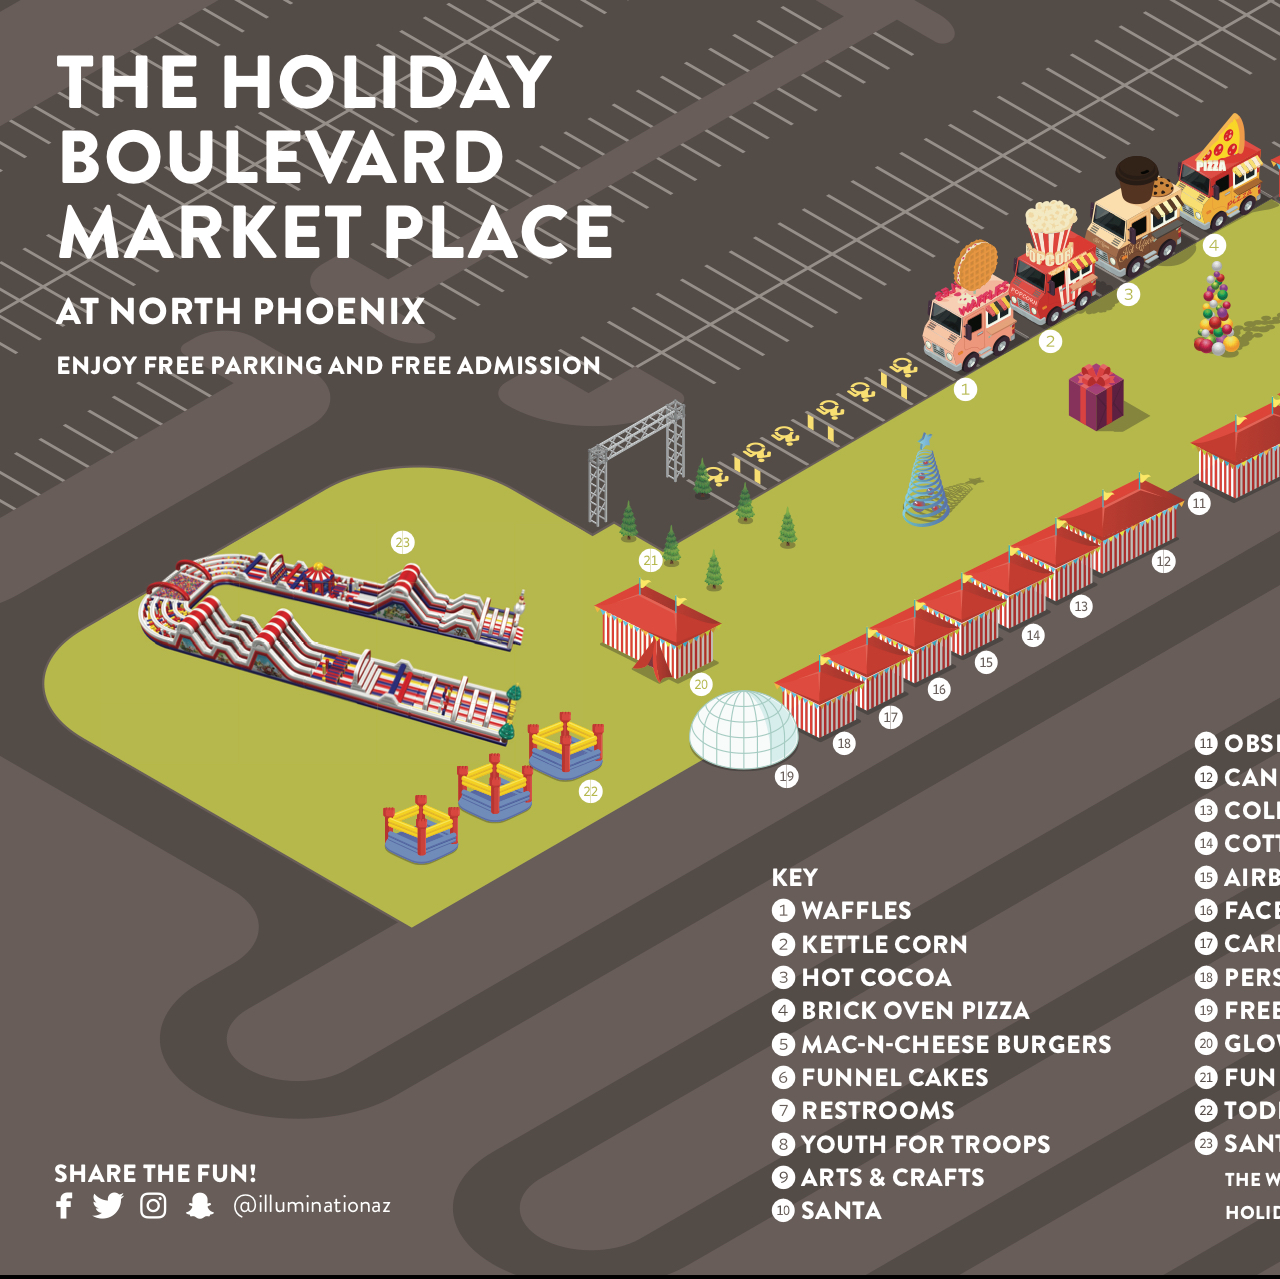
<file: holiday-blvd-map.html>
<!DOCTYPE html>

<html lang="en">
    <head>
    	<meta name="viewport" content="width=device-width, initial-scale=1.0">
    	<title>Holiday Boulevard Marketplace</title>
    	<link href="https://fonts.googleapis.com/css?family=Open+Sans" rel="stylesheet">
			<link rel="stylesheet" href="https://use.fontawesome.com/releases/v5.6.3/css/all.css" integrity="sha384-UHRtZLI+pbxtHCWp1t77Bi1L4ZtiqrqD80Kn4Z8NTSRyMA2Fd33n5dQ8lWUE00s/" crossorigin="anonymous">
    	<link rel="stylesheet" type="text/css" href="css/normalize.css">
      <link rel="stylesheet" type="text/css" href="css/main.css">
    </head>
<body>
	<img src="assets/map.jpg" alt="Holiday Blvd Map">
</body>
</html>
</file>
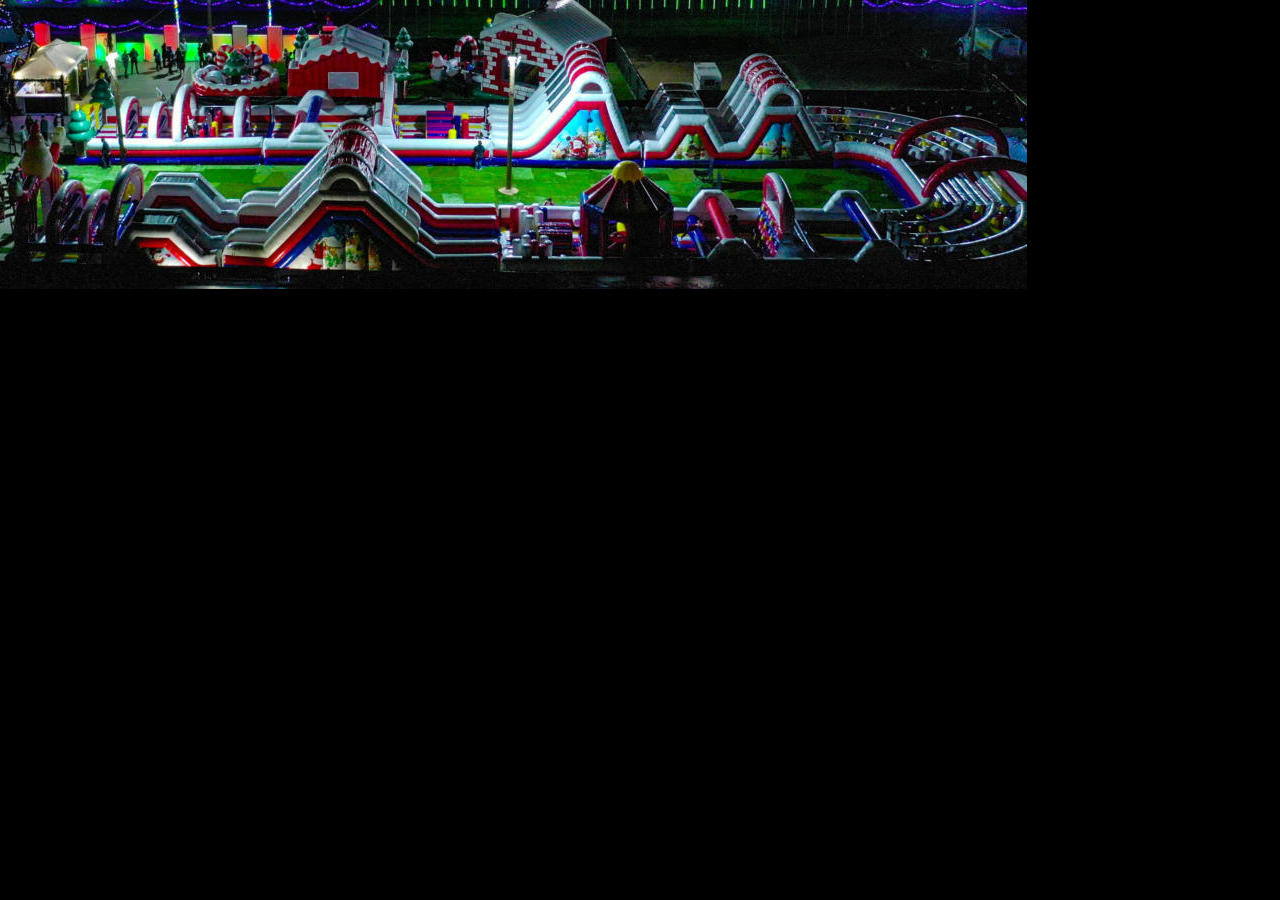
<file: obstacle-course-map.html>
<!DOCTYPE html>

<html lang="en">
    <head>
      <meta name="viewport" content="width=device-width, initial-scale=1.0">
      <title>Santa's Arcitic Adventure</title>
      <link href="https://fonts.googleapis.com/css?family=Open+Sans" rel="stylesheet">
      <link rel="stylesheet" href="https://use.fontawesome.com/releases/v5.6.3/css/all.css" integrity="sha384-UHRtZLI+pbxtHCWp1t77Bi1L4ZtiqrqD80Kn4Z8NTSRyMA2Fd33n5dQ8lWUE00s/" crossorigin="anonymous">
      <link rel="stylesheet" type="text/css" href="css/normalize.css">
      <link rel="stylesheet" type="text/css" href="css/main.css">
    </head>
<body>
  <img src="assets/obs_course.jpeg" alt="Santa's Arctic Adventure">
</body>
</html>
</file>
<file: css/main.css>
/*           GLOBAL        */
/***************************/
* {
	box-sizing: border-box;
	padding: 0;
	margin: 0;
}

*::-webkit-media-controls-start-playback-button {
  display: none!important;
  -webkit-appearance: none;
}

body, html {
  height: 100%;
  background-color: black;
  z-index: 1;
}

body {
	font-family: 'Raleway', sans-serif;
}

p {
		color: lightgrey;
    font-size: 0.85em;
		line-height: 30px;
}

h1 {
	font-family:'Cinzel', serif;
  font-size: 1.3em;
  line-height: 1;
	color: white;
	margin: auto;
	text-align: center;
	margin-bottom: 17px;
  margin-top: 20px;
	width: 95%;
}

h2 {
	color: darkgrey;
	font-size: 1em;
	line-height: 1.5em;
	text-align: center;
	width: 95%;
	margin: auto;
	margin-bottom: 30px;
}

h3 {
  font-size: 0.85em;
  color: darkgrey;
}

a {
  background: none;
}

li {
  font-size: 0.85em;
}

a:hover {
  transition: all 0.3s ease-out;
}

figcaption {
  font-size: 0.85em;
  color: darkgrey;
  text-align: center;
  margin-top: 7px;
  margin-bottom: 20px;
}

.button a {
  font-family:'Cinzel', serif;
  font-size: 0.8em;
  font-weight: bold;
  text-decoration: none;
  padding: 10px 25px;
  border: solid 1px white;
  background: black;
  color: white;
  border-radius: 8px;
  z-index: 1;
}

.button {
  margin-top: 20px;
  margin-bottom:20px;
}

.button a:hover {
  font-weight: bold;
  color: white;
  background-color: rgba(255, 255, 255, 0.2);
  border: solid 1px white;
}

.button-container {
  text-align: center;
  margin-top: 40px;
}

.subtitle {
	margin-bottom: 0;
}

.upperfont {
	font-family:'Cinzel', serif;
}

/* NAV BAR                 */
/***************************/

.navbar {
	font-size: 1.2em;
	background: black;
	padding-bottom: 10px;
	height: 55px;
  position: fixed;
  width: 100%;
  top: 0;
  left: 0;
  z-index: 99;
}

.navbar ul li {
	padding: 0;
	margin: auto;
}

.main-nav {
	list-style-type: none;
	background-color: black;
	color: white;
	text-decoration: none;
}

.main-nav li {
		font-family:'Cinzel', serif;
    text-align: center;
    margin-bottom: 15px;
    font-size: .85em;
    z-index: 10;
}

.main-nav a {
	display: block;
	border-top: solid 1px #696969;
	padding-top: 18px;
	padding-bottom: 18px;
	color: darkgrey;
	text-decoration: none;
}

.main-nav a:hover {
	color: white;
}


.logo img {
	display: inline-block;
	margin-left:5px;
	height: 100%;
	margin-top: 5px;
}

.navbar-toggle {
	position: absolute;
	top: 15px;
	right: 20px;
	cursor: pointer;
	color: white;
	font-size: 24px;
}

.main-nav {
	list-style-type: none;
	display: none;
}

.active {
	display: block;
}

/* VIDEO                   */
/***************************/

.cover-video {
  position: fixed;
  background: black;
  right: 0;
  bottom: 0;
  min-width: 100%; 
  min-height: 100%;
  z-index: -1;
  transform: translateX(calc((100% - 100vw) / 2));
  overflow: hidden !important;
}

.cover-video[poster] {
  height: 100%;
  background-position: center;
  background-repeat: no-repeat;
  background-size: cover;
  z-index: -1;
}

.video-overlay {
	background-color: rgba(0, 0, 0, 0.4);
	text-align: center;
	position: absolute;
	bottom: 0;
	width: 100%;
}

.video-button {
  margin-bottom:30px;
  margin-top: 0;
}

.video-overlay p {
	font-family:'Cinzel', serif;
  font-weight: bold;
  line-height: 1;
  margin-top: 20px;
	font-size: 1em;
	color: white;
}

.location-container {
	position: relative;
	background-color: black;
	margin-top: 100vh;
	padding-top: 40px;
	padding-bottom: 45px;
}



.subtitle h3:last-child {
	margin-bottom: 35px;
}

.location-flex-container {
	display: flex;
	flex-direction: column;

}

.location-flex-item {
	display: flex;
	flex-direction: column;
	justify-content: center;
	text-align: center;
	padding-top: 15px;
	color: lightgrey;
	font-size: 1em;
	line-height: 30px;
	width: 250px;
	height: 100%;
	border: 1px solid lightgrey;
	margin: auto;
}

.location-flex-item h3 {
  font-size: 1em;
  margin-bottom: 6px;
}

.location-flex-item:first-child {
	margin-bottom: 40px;
}

.location-map-container img {
  display: block;
  margin: auto;
  margin-top: 20px;
  width: 90%;
}

.button-directions {
	display: flex;
	justify-content: center;
  width: 180px;
  font-size: 1em;
  padding: 10px;
  border: solid 1px white;
  color: white;
  background: rgba(0, 0, 0, 0.75);
  cursor: pointer;
  border-radius: 8px;
  margin: auto;
}

.button-directions:hover {
  background: lightgrey;
  color: black;
}


.review-container,
.social-container,
.holidayblvd-container{
	background: #181818;
	position: relative;
	padding-top: 45px;
}

.price-container,
.prepare-container {
	background: black;
	position: relative;
	padding-top: 45px;
  padding-bottom: 15px;
}


.price-flex-container {
	display: flex;
	justify-content: space-evenly;
}

.price-flex-item {
	margin-bottom: 35px;
}

.fa-car-side,
.fa-shuttle-van,
.online-car-price,
.online-car-text 
 {
	color: rgb(43, 253, 151);
	display: block;
}

.online-car-text,
.driveup-car-text {
	font-size: 1.8em;
	margin: auto;
	text-align: center;
}

.fa-car-side,
.fa-shuttle-van {
	font-size: 80px;
}

.online-car-price,
.driveup-car-price {
	font-size: 2em;
	display: block;
	text-align: center;
}

.car-invert,
.van-invert {
	transform: scaleX(-1);
	color: rgb(190, 28, 178);
}


.driveup-car-text,
.driveup-car-price {
	color: rgb(190, 28, 178);
	display: block;
}

.online-car-text,
.driveup-car-text {
	margin-bottom: 18px;
}

.price-flex-container:last-child {
	margin-top: 25px;
}

.price-info {
	color: lightgrey;
	text-align: center;
	margin: auto;
	margin-bottom: 20px;
	width: 95%;
}

.banner-children img {
	width: 140px;
}

.holiday-subtitle h3, 
.holiday-subtitle h4,
.social-container h3 {
	color: darkgrey;
	font-size: 1.2em;
	margin: auto;
	text-align: center;
	line-height: 1.7em;
	width: 95%;
}

.holidayblvd-container h3 {
  text-align: center;
  margin-top: -20px;
  margin-bottom: 20px;
}

.holiday-subtitle h4 {
	font-size: 0.8em;
}

.to-do-list {
	display: flex;
	color: darkgrey;
	margin: auto;
	justify-content: center;
	line-height: 30px;
}

.large-pic img {
  display: block;
  margin: 30px auto 0;
  border-radius: 20px;
	width: 90%;
}

.check-list {
	display: flex;
	margin: auto;
	justify-content: center;
	width: 95%;
}

.fa-check-square {
	margin-right: 10px;
}

.check-list li,
.fa-check-square {
	font-size: 1.2em;
	color: rgb(43, 253, 151);
	list-style-type: none;
}

.check-list p {
	margin-left: 31px;
}

.review-container {
	display: flex;
	flex-direction: column;
}

.review-item {
	width: 90%;
	margin: auto;
	margin-bottom: 30px;
}

.fa-quote-left {
	margin-right: 10px;
}

cite {

}

cite a {
	color: rgb(14, 188, 202);
	text-decoration: none;
	margin-left: 31px;
	margin-top: 10px;
	display: inline-block;
}

cite a:hover,
.copyright a:hover {
	color: white;
}

.contact-info {
  display: flex;
  flex-wrap: wrap;
  width: 95%;
  margin-bottom: 20px;
}

.contact-info li {
  list-style-type: none;
}

.contact-info a {
	color: rgb(14, 188, 202);
  text-decoration: none;
	margin: 0 8px 20px 8px;
}

.copyright a {
  margin: 0;
  color: rgb(14, 188, 202);
  text-decoration: none;
}



.social-icons {
	display: flex;
  margin: 0 auto;
	list-style-type: none;
	justify-content: center;
	font-size: 2.5em;
}

.social-icons li {
  margin-right: 28px;
}

.social-icons li:last-child {
  margin-right: 0;
}

.social-icons a {
	color: rgb(14, 188, 202);
	text-decoration: none;
}

.social-icons a:hover,
.contact-info a:hover {
	color: white;
}

.contact-info,
.media {
	display: flex;
	justify-content: center;
}

.copyright {
	text-align: center;
  line-height: 1.2em;
	font-size: .75em;
	padding-top: 25px;
  margin: auto;
	width: 95%;
}


/* MEDIUM BREAKPOINT       */
/***************************/

@media screen and (min-width: 768px) {

    h1 {
      margin-top: 50px;
    }

    .navbar {
        display: flex;
        justify-content: space-between;
        padding-bottom: 0;
        height: 80px;
        align-items: center;
    }

    .main-nav {
        display: flex !important;
        margin-right: 30px;
        flex-direction: row;
        justify-content: flex-end;
    }

    .main-nav li {
        margin: 0;
        font-size: 0.9em;
    }

		.main-nav a {
			display: block;
			border: none;
			padding: 20px;
		}

   .navbar-toggle {
       display: none;
    }

   .logo img {
			display: inline-block;
			margin-left:5px;
			height: 75px;
			margin-top: 5px;
		}
		.video-overlay {
			font-size: 1.2em;
		}


		.locations-container h1 {
		font-size: 1.4em;
		}

		.location-flex-container {
		flex-direction: row;
		margin: auto;
		width: 85%;
		}

    .location-flex-item {
      width: 300px;
    }

		.location-flex-item:first-child {
		margin-bottom: 0px;
		}

		.fa-car-side,
		.fa-shuttle-van {
			font-size: 100px;
		}

		.check-list {
			width: 80%;
		}

		.row {
			display: flex;
			flex-direction: row;
			justify-content: space-between;
			width: 80%;
			margin: auto;
		}

		.review-item {
			align-items: flex-start;
			border-left: 1px solid darkgrey;
			padding-left: 7px;
			margin-right: 20px;
			height: 200px;
		}

		.review-item:last-child {
			margin-right: 0;
		}

		cite a {
			margin-left: 15px;
			margin-top: 10px;
			display: flex;
      width: 95%;
		}

} /*END MEDIUM BREAKPOINT*/

/* LARGE BREAKPOINT        */
/***************************/

@media screen and (min-width: 1224px) {

	p {
    font-size: 1em;
  }

  h1 {
    font-size: 3em;
  }

  h2 {
    font-size: 1.5em;
  }

  h3 {
    font-size: 1.2em;
  }

  h4 {
    font-size: 1.2em;
  }

  figcaption {
    font-size: 1em;
  }

  li {
    font-size: 1em;
  }

  .main-nav li {
    font-size: 1.3em;
  }

  .video-overlay p {
    font-size: 2em;
  }


  .location-flex-container {
		width: 70%;
	}

    .location-flex-item {
    width: 400px;
  }

  .check-list,
  .row {
    width: 70%;
  }

} /*END LARGE BREAKPOINT*/

/* CLEARFIX       */
/***************************/

.clearfix::after {
  content: "";
  clear: both;
  display: table;
}
</file>
